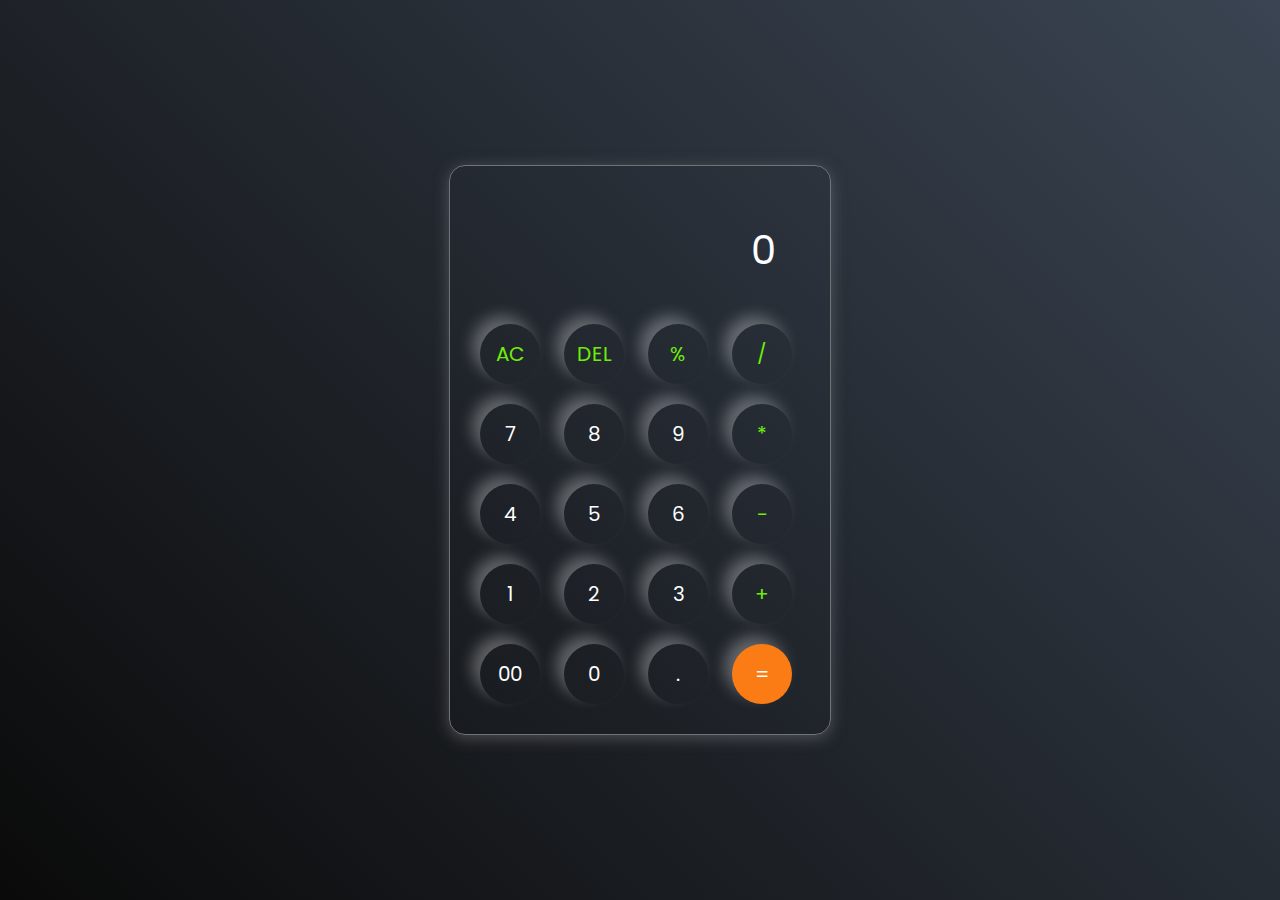
<file: Calculator/index.html>
<!DOCTYPE html>
<html lang="en">
<head>
    <meta charset="UTF-8">
    <meta name="viewport" content="width=device-width, initial-scale=1.0">
    <title>Calculator</title>
    <link rel="preconnect" href="https://fonts.googleapis.com">
<link rel="preconnect" href="https://fonts.gstatic.com" crossorigin>
<link href="https://fonts.googleapis.com/css2?family=Poppins:wght@500&display=swap" rel="stylesheet">
    <link rel="stylesheet" href="style.css">
</head>
<body>
    <div class="calculator">
            <input type="text" placeholder="0" id="inputBox">
        <div>
            <button class="opearator">AC</button>
            <button class="opearator">DEL</button>
            <button class="opearator">%</button>
            <button class="opearator">/</button>
        </div> 
        <div>
           <button>7</button>
           <button>8</button>
           <button>9</button>
           <button class="opearator">*</button>
        </div> 
        <div>
            <button>4</button>
            <button>5</button>
            <button>6</button>
            <button class="opearator">-</button>
        </div>
        <div>
           <button>1</button>
           <button>2</button>
           <button>3</button>
           <button class="opearator">+</button>
        </div> 
        <div>
            <button>00</button>
            <button>0</button>
            <button>.</button>
            <button class="equal">=</button>
        </div>
    </div>
    
    <script src="script.js"></script>
</body>
</html>
</file>
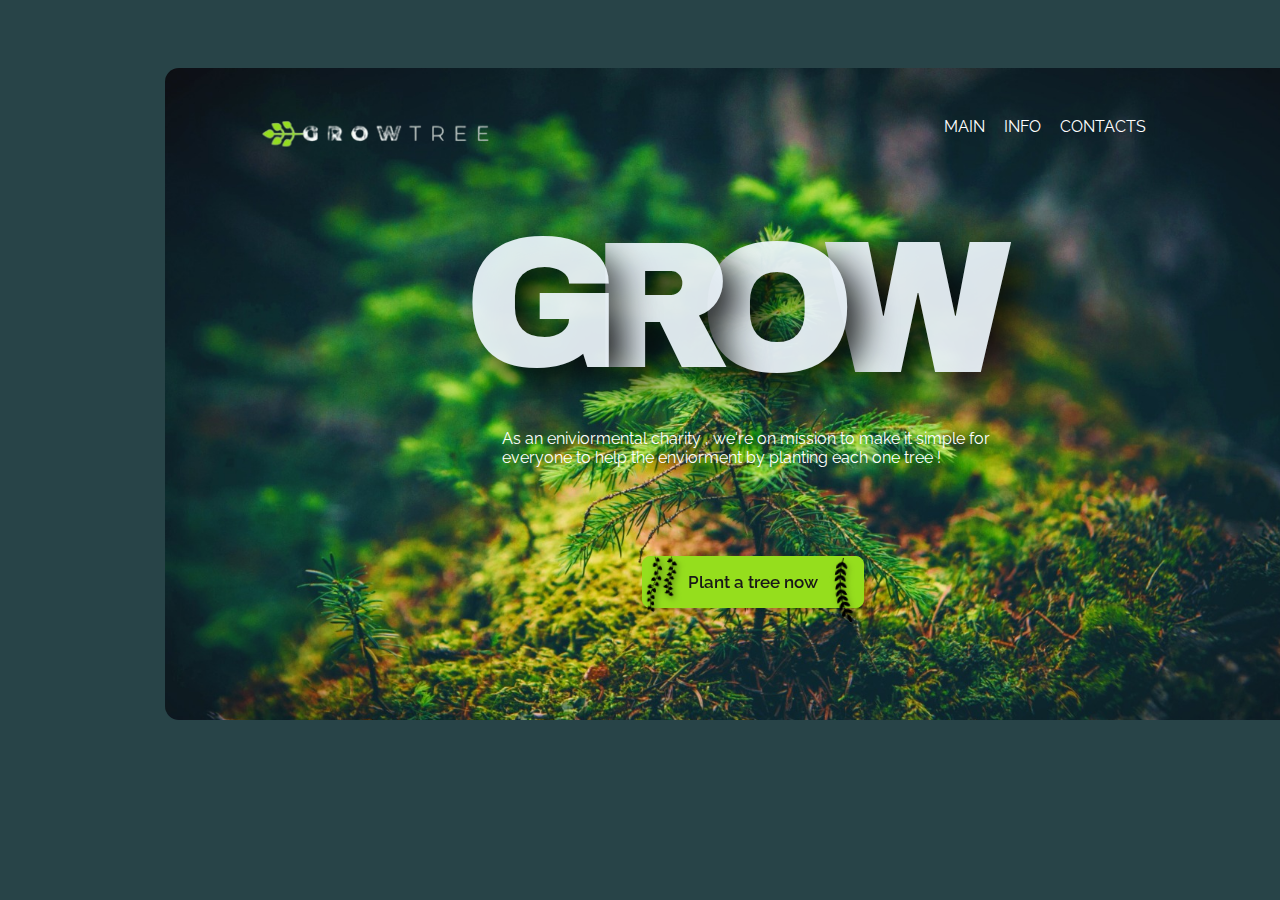
<file: LandingPage/LandingPage.html>
<!DOCTYPE html>
<html lang="en">
<head>
    <meta charset="UTF-8">
    <meta name="viewport" content="width=device-width, initial-scale=1.0">
    <title>Grow.com</title>
    <link rel="stylesheet" href="LandingPage.css">
    <link rel="stylesheet" href="https://cdnjs.cloudflare.com/ajax/libs/font-awesome/6.4.2/css/all.min.css" integrity="sha512-z3gLpd7yknf1YoNbCzqRKc4qyor8gaKU1qmn+CShxbuBusANI9QpRohGBreCFkKxLhei6S9CQXFEbbKuqLg0DA==" crossorigin="anonymous" referrerpolicy="no-referrer" />
</head>
<body>
  
<div class="logo">
</div>
<div class="navbar">
    <ul>
    <li><a href="#">MAIN</a></li>
    <li><a href="#">INFO</a></li>
    <li><a href="#">CONTACTS</a></li>
    </ul>
</div>

<div class="container"></div>
    <div class="g">G
    </div>
    <div class="r">
            R
    </div>
    <div class="o">
        O
    </div>
    <div class="w">
        W
    </div>
    <div class="phrase">
        <p>
       As an eniviormental charity , we're on mission to make it simple for everyone to   help the enviorment by planting each one tree !
       </p>
    </div>
    <button>Plant a tree now
        <div class="icon-1">
          <svg xmlns="http://www.w3.org/2000/svg" xml:space="preserve" version="1.1" style="shape-rendering:geometricPrecision; text-rendering:geometricPrecision; image-rendering:optimizeQuality; fill-rule:evenodd; clip-rule:evenodd" viewBox="0 0 26.3 65.33" xmlns:xlink="http://www.w3.org/1999/xlink"><defs></defs><g id="Layer_x0020_1"><metadata id="CorelCorpID_0Corel-Layer"></metadata><path class="fil0" d="M13.98 52.87c0.37,-0.8 0.6,-1.74 0.67,-2.74 1.01,1.1 2.23,2.68 1.24,3.87 -0.22,0.26 -0.41,0.61 -0.59,0.97 -2.95,5.89 3.44,10.87 2.98,0.78 0.29,0.23 0.73,0.82 1.03,1.18 0.33,0.4 0.7,0.77 1,1.15 0.29,0.64 -0.09,2.68 1.77,4.91 5.42,6.5 5.67,-2.38 0.47,-4.62 -0.41,-0.18 -0.95,-0.26 -1.28,-0.54 -0.5,-0.41 -1.23,-1.37 -1.66,-1.9 0.03,-0.43 -0.17,-0.13 0.11,-0.33 4.98,1.72 8.4,-1.04 2.38,-3.16 -1.98,-0.7 -2.9,-0.36 -4.72,0.16 -0.63,-0.58 -2.38,-3.82 -2.82,-4.76 1.21,0.56 1.72,1.17 3.47,1.3 6.5,0.5 2.31,-4.21 -2.07,-4.04 -1.12,0.04 -1.62,0.37 -2.49,0.62l-1.25 -3.11c0.03,-0.26 0.01,-0.18 0.1,-0.28 1.35,0.86 1.43,1 3.25,1.45 2.35,0.15 3.91,-0.15 1.75,-2.4 -1.22,-1.27 -2.43,-2.04 -4.22,-2.23l-2.08 0.13c-0.35,-0.58 -0.99,-2.59 -1.12,-3.3l-0.01 -0.01 -0 -0 -0 -0 -0 -0 -0 -0 -0 -0 -0 -0 -0 -0 -0 -0 -0 -0 -0 -0 -0 -0 -0 -0 -0 -0 -0 -0 -0 -0c-0.24,-0.36 1.88,1.31 2.58,1.57 1.32,0.49 2.6,0.33 3.82,0 -0.37,-1.08 -1.17,-2.31 -2.13,-3.11 -1.79,-1.51 -3.07,-1.41 -5.22,-1.38l-0.93 -4.07c0.41,-0.57 1.41,0.9 2.82,1.36 0.96,0.31 1.94,0.41 3,0.14 2,-0.52 -2.25,-4.4 -4.53,-4.71 -0.7,-0.1 -1.23,-0.04 -1.92,-0.03 -0.46,-0.82 -0.68,-3.61 -0.92,-4.74 0.8,0.88 1.15,1.54 2.25,2.23 0.8,0.5 1.58,0.78 2.57,0.85 2.54,0.18 -0.1,-3.47 -0.87,-4.24 -1.05,-1.05 -2.34,-1.59 -4.32,-1.78l-0.33 -3.49c0.83,0.67 1.15,1.48 2.3,2.16 1.07,0.63 2.02,0.89 3.58,0.79 0.15,-1.34 -1.07,-3.39 -2.03,-4.3 -1.05,-0.99 -2.08,-1.47 -3.91,-1.68l-0.07 -3.27 0.32 -0.65c0.44,0.88 1.4,1.74 2.24,2.22 0.69,0.39 2.4,1.1 3.44,0.67 0.31,-1.92 -1.84,-4.49 -3.5,-5.29 -0.81,-0.39 -1.61,-0.41 -2.18,-0.68 -0.12,-1.28 0.27,-3.23 0.37,-4.55l-0.89 0c-0.06,1.28 -0.35,3.12 -0.34,4.31 -0.44,0.45 -0.37,0.42 -0.96,0.64 -3.88,1.49 -4.86,6.38 -3.65,7.34 1.42,-0.31 3.69,-2.14 4.16,-3.66 0.23,0.5 0.1,2.36 0.05,3.05 -1.23,0.4 -2.19,1.05 -2.92,1.82 -1.17,1.24 -2.36,4.04 -1.42,5.69 1.52,0.09 4.07,-2.49 4.49,-4.07l0.29 3.18c-2.81,0.96 -5.01,3.68 -4.18,7.43 2.06,-0.09 3.78,-2.56 4.66,-4.15 0.23,1.45 0.67,3.06 0.74,4.52 -1.26,0.93 -2.37,1.8 -2.97,3.55 -0.48,1.4 -0.49,3.72 0.19,4.55 0.59,0.71 2.06,-1.17 2.42,-1.67 1,-1.35 0.81,-1.92 1.29,-2.46l0.7 3.44c-0.49,0.45 -0.94,0.55 -1.5,1.19 -1.93,2.23 -2.14,4.33 -1.01,6.92 0.72,0.09 2.04,-1.4 2.49,-2.06 0.65,-0.95 0.79,-1.68 1.14,-2.88l0.97 2.92c-0.2,0.55 -1.84,1.32 -2.6,3.62 -0.54,1.62 -0.37,3.86 0.67,4.93 0.58,-0.09 1.85,-1.61 2.2,-2.19 0.66,-1.09 0.66,-1.64 1,-2.93l1.32 3.18c-0.23,0.72 -1.63,1.72 -1.82,4.18 -0.17,2.16 1.11,6.88 3.13,2.46zm-4.09 -16.89l-0 -0 -0 -0 -0 -0 -0 -0 -0 -0 -0 -0 -0 -0 -0 -0 -0 -0 -0 -0 -0 -0 -0 -0 -0 -0 -0 -0 0.01 0.01z"></path></g></svg>
        </div>
        <div class="icon-2">
          <svg xmlns="http://www.w3.org/2000/svg" xml:space="preserve" version="1.1" style="shape-rendering:geometricPrecision; text-rendering:geometricPrecision; image-rendering:optimizeQuality; fill-rule:evenodd; clip-rule:evenodd" viewBox="0 0 11.67 37.63" xmlns:xlink="http://www.w3.org/1999/xlink"><defs></defs><g id="Layer_x0020_1"><metadata id="CorelCorpID_0Corel-Layer"></metadata><path class="fil0" d="M7.63 35.26c-0.02,0.13 0.01,0.05 -0.06,0.14 -0,0 -0.08,0.07 -0.11,0.1 -0.42,0.25 -0.55,0.94 -0.23,1.4 0.68,0.95 2.66,0.91 3.75,0.21 0.2,-0.13 0.47,-0.3 0.57,-0.49 0.09,-0.02 0.04,0.03 0.11,-0.07l-1.35 -1.24c-0.78,-0.78 -1.25,-1.9 -2.07,-0.62 -0.11,0.18 -0.06,0.16 -0.22,0.26 -0.4,-0.72 -0.95,-1.79 -1.26,-2.59 0.82,0.02 1.57,-0.12 2.16,-0.45 0.49,-0.27 1.15,-0.89 1.33,-1.4 0.1,-0.06 0.02,0.01 0.06,-0.1 -0.24,-0.16 -0.87,-0.37 -1.19,-0.52 -0.4,-0.19 -0.73,-0.39 -1.09,-0.62 -0.25,-0.16 -0.85,-0.6 -1.18,-0.3 -0.35,0.32 -0.32,0.83 -0.53,1.17 -0.71,-0.3 -0.55,-0.26 -0.84,-1.22 -0.15,-0.5 -0.31,-1.12 -0.41,-1.66l0.03 -0.13c0.56,0.23 1.28,0.37 1.99,0.28 0.56,-0.07 1.33,-0.42 1.62,-0.71l0.1 -0.1c-0.74,-0.68 -1.09,-1.2 -1.65,-1.99 -1.09,-1.52 -1.2,-0.28 -1.92,0.17 -0.26,-0.79 -0.73,0.2 -0.12,-2.76 0.06,-0.3 0.19,-0.7 0.2,-0.98 0.18,0.08 0.01,-0.01 0.11,0.08 0.05,0.05 0.07,0.07 0.1,0.12 0.94,1.17 3.63,0.82 4.21,0.01 0.13,-0.02 0.06,0.03 0.1,-0.1 -1.14,-0.81 -1.91,-2.89 -2.58,-2.67 -0.29,0.09 -0.78,0.63 -0.93,0.87 -0.54,-0.48 -0.36,-0.63 -0.38,-0.81 0.01,-0.01 0.03,-0.04 0.03,-0.03 0.01,0.02 0.36,-0.35 0.45,-0.6 0.13,-0.35 0.04,-0.65 -0.05,-0.95 0.06,-0.41 0.33,-1.33 0.28,-1.71 0.22,-0.05 0.19,0.05 0.45,0.17 0.47,0.23 1.17,0.33 1.7,0.32 0.62,-0 1.74,-0.39 1.94,-0.75 0.14,-0.02 0.05,0.06 0.13,-0.09 -1.05,-1.1 -0.7,-0.64 -1.62,-1.92 -0.58,-0.81 -0.9,-1.27 -1.9,0.12 -0.44,-0.5 -0.64,-0.69 -0.66,-1.24 0.02,-0.31 0.15,-0.36 0.08,-0.73 -0.04,-0.24 -0.14,-0.41 -0.29,-0.59l-0.47 -2.54c0.09,-0.14 -0.09,-0.1 0.2,-0.05 0.06,0.01 0.19,0.05 0.3,0.07 0.54,0.09 1.47,0.01 1.95,-0.15 0.57,-0.19 1.53,-0.8 1.68,-1.18 0.16,-0.07 0.05,0.02 0.15,-0.13 -0.12,-0.15 -0.95,-0.65 -1.15,-0.8 -1.43,-1.08 -2.21,-2.77 -3.16,-0.38 -0.2,-0.1 -0.75,-0.55 -0.83,-0.74 -0.15,-0.35 -0.21,-0.81 -0.37,-1.15l-0.1 -0.25c-0.03,-0.3 -0.44,-1.33 -0.57,-1.64 -0.2,-0.51 -0.47,-1.09 -0.64,-1.6l-0.55 0c0.14,0.42 0.36,0.84 0.53,1.28 0.12,0.3 0.19,0.35 0.06,0.66l-0.21 0.52c-0.01,0.01 -0.01,0.02 -0.02,0.03 -0.06,0.1 -0.03,0.05 -0.06,0.09 -1.44,-1.03 -1.66,-0.73 -2.07,0.46 -0.16,0.46 -0.3,0.93 -0.5,1.36l-0.64 1.28c0.06,0.07 -0,0.03 0.1,0.03 0.05,0.05 0.02,0.03 0.1,0.08l0.49 0.14c0.23,0.05 0.44,0.09 0.66,0.1 0.55,0.04 0.94,-0.06 1.35,-0.19 0.54,-0.18 1.09,-0.44 1.5,-0.82 0.15,-0.14 0.24,-0.3 0.4,-0.41l0.46 1.66c0.03,0.74 -0.09,0.6 0.27,1.21 0.01,0.01 0.01,0.02 0.02,0.03 0.01,0.01 0.01,0.02 0.02,0.04l0.07 0.11c-0.02,0.22 0.19,1.01 0.24,1.29 0.09,0.46 -0.21,0.79 -0.3,1.2 -0.55,-0.23 -1.25,-1.06 -1.66,-0.23 -0.12,0.25 -0.17,0.36 -0.26,0.62 -0.33,1.01 -0.63,1.61 -1.06,2.43l0.12 0.04 0.23 0.11c0.06,0.02 0.17,0.04 0.25,0.06 0.17,0.04 0.34,0.08 0.52,0.09 0.29,0.02 0.93,0.07 1.12,-0.13 0.42,0.01 1.24,-0.49 1.51,-0.71 0.01,0.01 0.03,0 0.04,0.02l0.09 0.06c-0.04,0.29 0.02,0.41 0.03,0.7l-0.05 1.41c-0.06,1.12 -0.29,1.06 -0.76,1.69 -0.08,-0.07 -0.03,-0.01 -0.11,-0.11 -0.03,-0.03 -0.06,-0.08 -0.09,-0.11 -0.2,-0.25 -0.38,-0.54 -0.7,-0.69 -0.7,-0.32 -1.52,1.73 -2.82,2.61 0.04,0.2 -0.01,0.06 0.1,0.11 0.25,0.3 1,0.67 1.5,0.78 0.35,0.08 0.71,0.08 1.09,0.05 0.25,-0.02 0.82,-0.16 0.92,-0.13 -0.16,0.69 -0.35,1.35 -0.52,2.03 -0.25,1 -0.03,0.77 -0.98,1.53 -0.3,-0.31 -0.33,-0.77 -0.77,-1.02 -0.42,-0.25 -0.91,0.35 -1.12,0.55 -0.33,0.32 -0.58,0.6 -0.97,0.89 -0.19,0.14 -0.34,0.26 -0.53,0.4 -0.14,0.11 -0.43,0.29 -0.53,0.4 0.1,0.15 -0.02,0.06 0.15,0.13 0.09,0.22 0.35,0.38 0.54,0.52 0.22,0.16 0.43,0.29 0.69,0.39 0.43,0.17 1.32,0.31 1.87,0.23l0.23 -0.05c0.01,-0 0.03,-0.02 0.04,-0.02 0.01,-0 0.02,-0.01 0.03,-0.02 0.32,0.05 0.52,-0.18 0.79,-0.24l-0.02 0.66c0,0.77 -0.24,0.75 0.16,1.51l0.04 0.07c0,0.01 0.01,0.03 0.02,0.04 -0.05,0.35 0.18,1.03 0.24,1.4 -0.23,0.18 -0.34,0.33 -0.51,0.41 -0.75,-1.17 -0.82,-1.52 -1.92,-0.43 -0.32,0.31 -0.59,0.57 -0.95,0.86 -0.23,0.19 -0.95,0.65 -1.05,0.81l0.13 0.1c0.88,1.15 3.14,1.5 4.1,0.82 0.47,-0.34 0.54,-0.56 0.52,-1.34l0.67 1.84c0.03,0.16 0.06,0.28 0.12,0.42 0.03,0.06 0.05,0.12 0.09,0.17 0.1,0.15 0.03,0.06 0.13,0.14 -0,0.29 0.14,0.22 0.06,0.56 -0.03,0.13 -0.14,0.43 -0.19,0.53 -1.94,-1.27 -1.57,-0.02 -2.28,1.76 -0.16,0.41 -0.37,0.77 -0.53,1.2 0.09,0.08 0.01,0.03 0.15,0.03 0.29,0.33 1.66,0.28 2.36,-0.01 0.48,-0.2 0.96,-0.46 1.3,-0.82 0.15,-0.16 0.16,-0.3 0.38,-0.33 0.14,0.08 0.17,0.19 0.27,0.36zm-3.62 -12.85c0.13,-0.01 0.31,-0.15 0.55,-0.19 -0.01,0.45 0.02,0.74 -0.34,0.45 -0.06,-0.05 -0.09,-0.06 -0.12,-0.09 -0.09,-0.1 -0.04,-0.01 -0.09,-0.17zm1.92 -12.29l-0.04 0.13c-0.07,-0.02 -0.17,-0.02 -0.21,-0.03 -0.27,-0.08 -0.09,0.04 -0.16,-0.16 0.12,-0.08 0.18,-0.23 0.34,-0.35l0.08 0.4zm1.33 3.05l-0.4 0.17c-0,-0.08 -0,-0.15 -0.02,-0.23 -0.02,-0.09 -0.03,-0.07 -0.05,-0.11l0.07 -0.16c0.21,0.11 0.28,0.16 0.4,0.32zm-1.54 6.48l0.16 -0.51c0.17,0.07 0.25,0.14 0.36,0.29l-0.52 0.22zm0.28 10.88l-0.09 -0.38 0.37 0.07c-0.02,0.1 -0.03,0.13 -0.09,0.19 -0.13,0.15 0.01,0.06 -0.19,0.12zm-1.05 -5.97c0.06,0.12 0.16,0.16 0.26,0.23 -0.09,0.14 -0.22,0.18 -0.37,0.21 -0,-0.02 -0.02,-0.27 -0.02,-0.27 0.04,-0.19 -0.06,-0.09 0.13,-0.16zm1.03 -8.01c-0.09,-0.02 -0.15,-0.02 -0.22,-0.07 -0.21,-0.13 -0.08,-0.02 -0.14,-0.18 0.15,-0.05 0.21,-0.15 0.45,-0.24l-0.08 0.48zm0.57 16.58l-0.45 -0c0.02,-0.18 0.12,-0.3 0.26,-0.42l0.18 0.42zm-1.45 -3.7l-0.19 -0.23c-0.06,-0.07 -0.1,-0.13 -0.17,-0.19 -0.24,-0.23 -0.29,-0.14 -0.36,-0.36l0.46 -0.19c0.07,0.14 0.25,0.78 0.26,0.97zm0.37 -23.67l-0.12 -0.57 0.54 0.21c-0.07,0.16 -0.27,0.31 -0.41,0.36zm-1.46 -3.02c-0.07,0.01 -0.19,-0.04 -0.3,-0.06 -0.04,-0.01 -0.14,-0.02 -0.18,-0.03 -0.15,-0.07 -0.06,0.04 -0.14,-0.13 0.11,-0.07 0.2,-0.27 0.37,-0.4 0.13,0.13 0.2,0.43 0.24,0.62z"></path></g></svg>
        </div>
        <div class="icon-3">
          <svg xmlns="http://www.w3.org/2000/svg" xml:space="preserve" version="1.1" style="shape-rendering:geometricPrecision; text-rendering:geometricPrecision; image-rendering:optimizeQuality; fill-rule:evenodd; clip-rule:evenodd" viewBox="0 0 25.29 76.92" xmlns:xlink="http://www.w3.org/1999/xlink"><defs></defs><g id="Layer_x0020_1"><metadata id="CorelCorpID_0Corel-Layer"></metadata><path class="fil0" d="M19.14 6.58c0.09,0.1 -0.02,0.03 0.17,0.15 0.04,0.03 0.19,0.09 0.27,0.13l0.16 0.02c0.12,0.14 0.02,0.06 0.22,0.18 0.63,0.37 1.81,0.52 2.51,0.53 0.42,-0.26 0.61,-1.58 0.55,-2.27 -0.11,-1.17 -1.02,-3.42 -2.17,-3.76 -0.84,-0.25 -1.19,0.02 -1.4,0.7 -0.03,0.1 -0.05,0.19 -0.09,0.28l-0.18 0.25c-0.18,-0.36 -0.77,-0.97 -1.2,-1.18 -0.64,-0.31 -0.36,-0.26 -0.84,-1.59l-0.75 0c0.2,0.63 0.44,1.27 0.61,1.92 0.17,0.64 0.47,1.46 0.58,2.05 -0.21,0.36 -0.43,0.5 -0.31,1.1 0.11,0.51 0.35,0.71 0.76,0.9 0.13,0.31 0.36,1.33 0.39,1.78 -0.68,0.24 -1.38,0.85 -1.62,1.43 -0.45,-0.47 -0.29,-1.59 -1.59,-1.22 -0.8,0.22 -1.09,0.8 -1.45,1.52 -0.58,1.18 -0.96,2.15 -0.6,3.58 0.04,0.17 0.13,0.4 0.19,0.55 0.11,0.29 0.09,0.34 0.35,0.44 1.74,-0.01 2.96,-0.82 4.13,-1.55 0.22,-0.13 0.65,-0.39 0.79,-0.62 0.74,-1.2 -0.74,-2.14 -1.7,-2.43 -0.01,-0.51 1.07,-0.87 1.7,-0.82 0.21,1.74 0.56,3.5 0.61,5.33 0.05,2.05 0.01,3.68 -0.08,5.71 -1.2,0.52 -0.99,0.65 -1.77,1.46 -0.39,-0.45 -0.22,-1.6 -1.59,-1.18 -0.79,0.24 -0.91,0.63 -1.42,1.55 -0.78,1.41 -0.95,2.66 -0.36,4.15 0.14,0.35 0.06,0.36 0.36,0.37 0.78,-0 1.47,-0.18 2.09,-0.43 0.51,-0.2 1.26,-0.76 1.69,-0.86 -0.18,0.3 -0.34,0.91 -0.48,1.25l-1.54 3.5c-1.75,0.08 -1.26,0.29 -2.27,0.59 0.1,-1.15 0.1,-1.69 -1.1,-1.78 -0.7,-0.05 -1.5,0.65 -1.91,0.96 -1.04,0.82 -1.93,1.81 -1.94,3.77 0.09,0.22 -0.03,0.09 0.18,0.11 0.24,0.36 1.4,0.49 1.94,0.58l0.19 -0.01 0.71 -0.01 0.08 -0.02 1.74 -0.17c0.25,0.04 0.03,-0.07 0.19,0.09l-2.62 4.74c-0.28,0.51 -0.56,1.2 -0.86,1.61 -0.44,-0.02 -0.69,-0.14 -1.18,-0.08 -0.38,0.04 -0.72,0.17 -1.08,0.22 0.1,-0.53 0.78,-1.5 -0.62,-1.96 -0.79,-0.26 -1.74,0.32 -2.33,0.6 -2.12,1.02 -2.81,3.28 -2.36,3.38 0.01,0.01 0.03,0.02 0.03,0.04l0.11 0.1c0.42,0.34 1.16,0.64 1.66,0.79 0.65,0.19 1.73,0.31 2.43,0.38 3,0.28 1.16,-2.8 1.09,-3.14 0.86,0.12 1.3,-0.05 1.81,0.56 -0.08,0.35 -0.53,1.2 -0.71,1.6 -0.74,1.61 -1.24,3.24 -1.73,4.96 -0.92,0.11 -1.11,0.44 -1.77,0.69 0.01,-1.08 0.1,-1.68 -1.14,-1.71 -0.55,-0.01 -0.8,0.17 -1.11,0.41 -1.43,1.08 -2.52,2.24 -2.53,4.15 -0,0.62 0.11,0.48 0.22,0.54 0.63,0.38 1.79,0.44 2.67,0.35 0.47,-0.05 0.97,-0.11 1.43,-0.2l0.98 -0.22c0.38,-0.08 0.14,-0.15 0.26,0.06 -0.08,0.78 -0.66,2.6 -0.56,3.29 -0.13,0.14 -0.07,0.08 -0.17,0.29 -0.06,0.13 -0.08,0.18 -0.12,0.33 -0.07,0.3 -0.02,0.6 -0.03,0.92 -0.09,0.94 -0.17,0.52 -0.78,0.94 -0.32,0.22 -0.57,0.55 -0.86,0.82 -0.29,-0.69 -0.22,-1.44 -1.39,-1.13 -0.93,0.25 -1.93,2.19 -2.03,3.16 -0.06,0.56 0.02,1.84 0.39,2.08 2,0.02 2.64,-0.6 4.08,-1.25l-0.01 0.28c-0.06,0.58 -0.22,2.09 -0.14,2.62 -0.44,0.37 -0.46,1.03 -0.12,1.49 -0.08,3.97 0.16,2.73 -0.77,3.57 -0.24,0.21 -0.37,0.4 -0.62,0.62 -0.36,-0.53 -0.09,-1.43 -1.37,-1.13 -0.98,0.23 -1.92,2.22 -2.06,3.14 -0.07,0.47 -0.07,1.79 0.41,2.09 0.86,0.04 1.94,-0.12 2.51,-0.52l0.16 -0.08c0.6,-0.17 1.39,-0.67 1.84,-0.94 0.12,0.18 0.04,0.07 0.14,0.1 -0.18,0.38 -0.31,0.07 -0.71,0.58 -0.67,0.86 0.33,1.72 0.89,2.31 0.6,0.64 1.71,1.63 2.94,1.88 0.38,-0.11 0.92,-1.2 1.04,-1.69 0.21,-0.86 0.15,-1.53 -0.05,-2.41 -0.22,-0.94 -0.24,-1.38 -1.01,-1.81 -0.93,-0.52 -1.19,0.28 -1.59,0.76 -0.21,-0.33 -0.33,-0.79 -0.58,-1.12 -0.48,-0.62 -0.48,-0.13 -0.5,-1.22 -0.02,-1.09 0.05,-2.25 0.01,-3.32 0.37,0.22 0.89,0.86 1.37,1.21 0.51,0.37 1.05,0.65 1.76,0.82 0.32,-0.02 0.92,-1.21 1.04,-1.68 0.22,-0.87 0.15,-1.53 -0.04,-2.41 -0.19,-0.86 -0.3,-1.41 -0.96,-1.79 -1.06,-0.6 -1.26,0.38 -1.71,0.74 -0.22,-0.8 -0.65,-1.34 -1.19,-1.71l0.5 -4.35 0.38 0.28c0.23,0.25 0.6,0.67 0.87,0.82 0.07,0.1 0.05,0.1 0.19,0.21 0.18,0.23 0.66,0.57 0.92,0.6 0.1,0.13 -0.01,0.03 0.16,0.16 0.08,0.06 0.1,0.07 0.18,0.11 0.14,0.07 0.26,0.1 0.44,0.15l0.45 0.17c0.35,0.08 0.75,-0.74 0.91,-1.05 0.21,-0.4 0.41,-1.07 0.43,-1.57 -0,-0.28 0.04,-0.67 -0.1,-0.85l0.03 -0.17c-0,-0.04 -0.01,-0.13 -0.01,-0.15 -0.05,-0.13 -0.03,-0.1 -0.09,-0.17 0.06,-0.51 -0.25,-1.75 -0.94,-2.22 -1.11,-0.74 -1.37,0.09 -1.86,0.69l-0.12 -0.2c-0.28,-0.56 -0.41,-1.06 -1,-1.45 0.04,-1.21 1.29,-5.03 1.31,-5.65 0.07,0.06 0.05,0.04 0.12,0.13 0.63,0.83 0.41,0.6 1.22,1.38 0.76,0.74 1.67,1.73 2.95,1.92 0.28,0.13 0.55,-0.41 0.69,-0.64 0.21,-0.34 0.36,-0.64 0.47,-1.02 0.36,-1.24 0.14,-3.92 -1.03,-4.6 -1.23,-0.72 -1.67,0.89 -1.75,0.72 -0.01,-0.01 -0.03,0.02 -0.04,0.03 -0.19,-0.33 -0.3,-0.68 -0.49,-1 -0.22,-0.38 -0.47,-0.51 -0.68,-0.79 0.39,-1.04 1.05,-2.29 1.59,-3.3 0.57,-1.06 1.2,-2.15 1.7,-3.17 1.43,-0.02 1.51,0.55 1.8,0.6 -0.1,0.19 -0.02,0.07 -0.16,0.2 -0.01,0.01 -0.21,0.13 -0.23,0.15 -0.8,0.47 -1.8,0.96 -1.37,2.09 0.14,0.37 0.42,0.53 0.75,0.73 1.23,0.73 2.46,1.53 4.32,1.53 0.28,-0.08 0.25,-0.15 0.35,-0.44 0.22,-0.63 0.33,-1.22 0.26,-1.93 -0.11,-1.05 -1.06,-3.33 -2.21,-3.65 -1.31,-0.37 -1.17,0.6 -1.56,1.21l-0.2 -0.19c-0.84,-0.96 -0.61,-0.56 -1.27,-1.09 0.16,-0.47 0.7,-1.32 0.98,-1.82 1.05,-1.91 1.94,-3.59 2.84,-5.61 0.73,0.01 1.23,0.31 1.57,0.68 -0.26,0.25 -1.37,0.7 -1.67,1.19 -0.51,0.8 -0.07,1.45 0.63,1.87 1.15,0.7 2.56,1.58 4.34,1.55 0.33,-0.09 0.46,-0.67 0.52,-0.98 0.28,-1.4 -0.01,-2.34 -0.66,-3.5 -0.49,-0.87 -0.67,-1.3 -1.44,-1.54 -1.15,-0.36 -1.27,0.44 -1.56,1.23 -0.65,-0.55 0.03,-0.23 -1.38,-1.25 0.22,-0.6 1.08,-2.59 1.06,-3.14 0.38,-0.35 0.52,-0.78 0.43,-1.4 0.22,-0.75 0.67,-4.16 0.53,-5 0.32,0.09 0.75,0.4 1.06,0.57 0.35,0.2 0.71,0.39 1.06,0.57 0.73,0.38 1.61,0.62 2.65,0.61 0.58,-0.21 0.64,-1.82 0.61,-2.32 -0.04,-0.79 -0.45,-1.64 -0.77,-2.19 -0.39,-0.68 -0.64,-1.3 -1.45,-1.52 -1.33,-0.36 -1.16,0.63 -1.55,1.24 -0.67,-0.66 -0.61,-0.87 -1.64,-1.37 -0.06,-2.55 -0.87,-5.97 -0.9,-6.74l0.15 -0.03 0.01 -0.03zm-14.34 62.71l-0.02 1.23c-0.17,-0.13 -0.38,-0.3 -0.62,-0.45 -0.2,-0.13 -0.4,-0.21 -0.59,-0.39 0.26,-0.28 0.65,-0.51 1.16,-0.55l0.07 0.15zm14.26 -66.46c-0.03,0.28 0.03,0.13 -0.15,0.29 -0.01,0.01 -0.24,0.12 -0.24,0.13 -0.22,0.12 -0.24,0.17 -0.54,0.21 0.01,-0.4 -0.17,-0.77 -0.25,-1.14 0.63,0.03 0.9,0.46 1.18,0.51zm-14.86 55.33c0.15,-0.05 0.34,-0.22 0.51,-0.31 0.29,-0.15 0.4,-0.14 0.78,-0.16 -0.03,0.41 -0.14,0.81 -0.08,1.19 -0.26,0.14 -0.08,0.13 -0.34,-0.03 -0.26,-0.16 -0.76,-0.47 -0.88,-0.69zm2.5 -3.73c0.16,-0.41 0.11,-0.97 0.32,-1.32 0.3,0.08 0.44,0.22 0.64,0.41 0.2,0.19 0.27,0.36 0.41,0.49 -0.16,0.21 0.06,0.08 -0.33,0.21 -0.1,0.03 -0.26,0.05 -0.36,0.08 -0.23,0.05 -0.43,0.12 -0.68,0.14zm0.14 8.74l-1.08 0.27c-0.09,-0.08 -0.07,0.14 -0.08,-0.17l0.07 -1.1c0.51,0.12 0.97,0.57 1.09,1.01zm-0.43 8.78c-0.17,0.02 -0.31,0.07 -0.44,0.1 -0.01,0 -0.23,0.03 -0.24,0.03 -0.22,-0.04 0,0.16 -0.14,-0.1l-0.01 -0.9c0.37,0.15 0.68,0.48 0.83,0.88zm7.48 -41.68c0.31,-0.02 0.51,-0.13 0.93,-0.12 0.35,0 0.54,0.09 0.82,0.17 -0.11,0.53 -0.59,0.91 -0.64,1.43 -0.25,-0.04 -0.12,0.01 -0.27,-0.15l-0.84 -1.31zm4.93 -8.23c-0.27,-0 -0.43,-0.17 -0.68,-0.32 -0.41,-0.23 -0.51,-0.16 -0.64,-0.47 0.15,-0.04 0.4,-0.31 0.62,-0.42 0.29,-0.15 0.49,-0.18 0.85,-0.23 0.05,0.51 -0.12,0.95 -0.14,1.43zm-12.94 26.21c0.63,-0.04 0.61,-0.21 1.47,-0.11l-0.33 1.55c-0.33,-0.14 -0.22,-0.21 -0.62,-0.71 -0.32,-0.39 -0.42,-0.39 -0.52,-0.74zm15.47 -33.38c-0.15,0.29 -0.36,0.33 -0.67,0.51 -0.26,0.15 -0.4,0.29 -0.69,0.42 -0.01,-0.23 0.02,-0.53 -0.08,-0.67l0.03 -0.86c0.33,0.01 0.6,0.1 0.83,0.21 0.22,0.11 0.42,0.34 0.58,0.38zm-12.41 30.37c0.14,-0.37 0.45,-1.36 0.68,-1.6 0.66,0.19 1.09,0.56 1.31,1.14 -0.34,0.04 -0.75,0.16 -1.08,0.25 -0.9,0.24 -0.77,0.49 -0.91,0.21z"></path></g></svg>
        </div>
    </button>
    <div class="icones">
        <div class="linkedin">
          <a href="#">
          <i class="fa-brands fa-linkedin-in fa-2xl" style="color: #f0f8ffc1;"></i>
         </a>
        </div>
        <div class="instagram">
          <a href="#">
          <i class="fa-brands fa-instagram fa-2xl" style="color: #f0f8ffc1;"></i>
          </a>
        </div>
        <div class="youtube">
          <a href="#">
          <i class="fa-brands fa-youtube fa-2xl" style="color: #f0f8ffc1;"></i>
          </a>
        </div>
    </div>
</body>
</html>
</file>
<file: Calculator/style.css>
*{
    margin: 0;
    padding: 0;
    font-family: Poppins;
    box-sizing: border-box;
}
body{
    width: 100%;
    height: 100vh;
    display:flex;
    justify-content: center;
    align-items: center;
    background: linear-gradient(45deg,#0a0a0a,#3a4452);
}
.calculator{
    border: 1px solid #717377;
    padding: 20px;
    border-radius: 16px;
    background: transparent;
    box-shadow: 0px 3px 15px rgba(113,115,119,0.6);
}
input{
    width: 320px;
    border: none;
    padding: 24px;
    margin: 10px;
    color: #ffffff;
    background: transparent;
    box-shadow: 0px 3px 15px rgbs(84, 84, 84,0.1);
    font-size: 40px;
    text-align: right;
    cursor: pointer;
}
input::placeholder{
    color: #ffffff;
}
button{
    border: none;
    width: 60px;
    height: 60px;
    margin: 10px;
    border-radius: 50%;
    background: transparent;
    color: #ffffff;
    font-size: 20px;
    box-shadow: -8px -8px 15px rgba(255,255,255,0.3);
    cursor: pointer;
}
.equal{
    background-color: #fb7c14;
}
.opearator{
    color: #6dee0a;
}
</file>
<file: LandingPage/LandingPage.css>
@import url('https://fonts.googleapis.com/css2?family=Archivo+Black&family=Ballet:opsz@16..72&family=Borel&family=Pacifico&family=Playfair+Display:ital@1&display=swap');
  @import url('https://fonts.googleapis.com/css2?family=Archivo+Black&family=Ballet:opsz@16..72&family=Borel&family=Pacifico&family=Playfair+Display:ital@1&family=Raleway:ital,wght@1,600&display=swap');
  @import url('https://fonts.googleapis.com/css2?family=Archivo+Black&family=Ballet:opsz@16..72&family=Borel&family=Kanit:wght@300&family=Pacifico&family=Playfair+Display:ital@1&family=Raleway:ital,wght@1,600&display=swap');
  @import url('https://fonts.googleapis.com/css2?family=Archivo+Black&family=Ballet:opsz@16..72&family=Borel&family=Kanit:wght@300&family=Pacifico&family=Playfair+Display:ital@1&family=Preahvihear&family=Raleway:ital,wght@1,600&display=swap');
  body{
    background-color: rgba(40,68,72,255);
}
*{
    margin: 0;
    padding: 0;
    box-sizing: border-box;
    user-select: none;
}
.container{
    height: 652px;
    width: 1192px;
    position: absolute;
    background-color: azure;
    margin-top: 68px;
    margin-left: 165px;
    border-radius: 14px;
    background-image: url(Landing\ page\ photo.jpg);
    background-size: cover;
}
.logo{
  height: 80px;
  position: absolute;
  margin-top: 67px;
  margin-left: 209px;
  width: 338px;
  background-image: url(Landing_page_logo-removebg-preview.png);
  background-size: cover;
  z-index: 3;
}
.navbar{
    position: absolute;
    display: flex;
    align-items: center;
    justify-content: space-between;
    padding-top: 117px;
    padding-left: 944px;
    padding-right: 0px;
    font-size: 1.0rem;
    z-index: 4;
}
.navbar ul li{
    list-style-type: none;
    display: inline-block;
    padding-right: 15px;
}
.navbar ul li a {
    text-decoration: none;
    color: #FFFFFF;
    font-family: 'Archivo Black', sans-serif;
    font-family: 'Ballet', cursive;
    font-family: 'Borel', cursive;
    font-family: 'Kanit', sans-serif;
    font-family: 'Pacifico', cursive;
    font-family: 'Playfair Display', serif;
    font-family: 'Preahvihear', sans-serif;
    font-family: 'Raleway', sans-serif;
}
.navbar ul li :hover {
    color: #39d9b4;
    transition: .3s;
}

.g{
    color: #f0f8ffe9;
    position: absolute;
    height: 188px;
    width: 188px;
    margin-top: 210px;
    margin-left: 448px;
    font-size: 188px;
    font-family: 'Archivo Black', sans-serif;
    display: flex;
    justify-content: center;
    align-items: center;
    filter: drop-shadow(14px 14px 17px rgb(4, 4, 5));
    z-index: 4;

}
.r{
    color: rgba(240, 248, 255, 0.914);
    position: absolute;
    height: 188px;
    width: 188px;
    margin-top: 213px;
    margin-left: 568px;
    font-size: 180px;
    font-family: 'Archivo Black', sans-serif;
    display: flex;
    justify-content: center;
    align-items: center;
    filter: drop-shadow(14px 14px 17px rgb(4, 4, 5));
    z-index: 3;
}
.o{
    color: rgba(240, 248, 255, 0.914);
    position: absolute;
    height: 188px;
    width: 188px;
    margin-top: 215px;
    margin-left: 683px;
    font-size: 188px;
    font-family: 'Archivo Black', sans-serif;
    display: flex;
    justify-content: center;
    align-items: center;
    filter: drop-shadow(14px 14px 17px rgb(4, 4, 5));
    z-index: 2;
}
.w{
    color: rgba(240, 248, 255, 0.914);
    position: absolute;
    height: 188px;
    width: 188px;
    margin-top: 215px;
    margin-left: 824px;
    font-size: 188px;
    font-family: 'Archivo Black', sans-serif;
    display: flex;
    justify-content: center;
    align-items: center;
    filter: drop-shadow(14px 14px 17px rgb(4, 4, 5));
}
.phrase{
    position: absolute;
    height: 40px;
    width: 500px;
    color: white;
    margin-top: 429px;
    margin-left: 502px;
    /* font-family: 'Archivo Black', sans-serif;
    font-family: 'Ballet', cursive;
    font-family: 'Borel', cursive;
    font-family: 'Pacifico', cursive;
    font-family: 'Playfair Display', serif; */
    font-family: 'Raleway', sans-serif;
}
button {
    position: relative;
    margin-top: 556px;
    margin-left: 642px;
    padding: 15px 45px;
    background:#95de1d ;
    font-size: 17px;
    font-weight: 500;
    color: #181818;
    border: 1px solid #95de1d;
    border-radius: 8px;
    filter: drop-shadow(2px 2px 3px rgba(0, 0, 0, .2));
    font-family: 'Archivo Black', sans-serif;
    /* font-family: 'Ballet', cursive;
    font-family: 'Borel', cursive;
    font-family: 'Kanit', sans-serif;
    font-family: 'Pacifico', cursive;
    font-family: 'Playfair Display', serif; */
    font-family: 'Raleway', sans-serif;
    font-weight: 600;
}
  
button:hover {
    border: 1px solid #000000;
    background: linear-gradient(85deg,#95de1d, #9ae029, #99d931, #87d30c , #9ad639);
    animation: wind 2s ease-in-out infinite;
}
  
@keyframes wind {
    0% {
      background-position: 0% 50%;
    }
  
    0% {
      background-position: 50% 100%;
    }
  
    0% {
      background-position: 0% 50%;
    }
}
  
.icon-1 {
    position: absolute;
    top: 0;
    right: 0;
    width: 25px;
    transform-origin: 0 0;
    transform: rotate(10deg);
    transition: all .5s ease-in-out;
    filter: drop-shadow(2px 2px 3px rgba(0, 0, 0, .3));
}
  
button:hover .icon-1 {
    animation: slay-1 3s cubic-bezier(0.52, 0, 0.58, 1) infinite;
    transform: rotate(10deg);
}
  
@keyframes slay-1 {
    0% {
      transform: rotate(10deg);
    }
  
    50% {
      transform: rotate(-5deg);
    }
  
    100% {
      transform: rotate(10deg);
    }
}
  
.icon-2 {
    position: absolute;
    top: 0;
    left: 25px;
    width: 12px;
    transform-origin: 50% 0;
    transform: rotate(10deg);
    transition: all 1s ease-in-out;
    filter: drop-shadow(2px 2px 3px rgba(0, 0, 0, .5));
}
  
button:hover .icon-2 {
    animation: slay-2 3s cubic-bezier(0.52, 0, 0.58, 1) 1s infinite;
    transform: rotate(0);
}
  
@keyframes slay-2 {
    0% {
      transform: rotate(0deg);
    }
  
    50% {
      transform: rotate(15deg);
    }
  
    100% {
      transform: rotate(0);
    }
}
  
.icon-3 {
    position: absolute;
    top: 0;
    left: 0;
    width: 18px;
    transform-origin: 50% 0;
    transform: rotate(-5deg);
    transition: all 1s ease-in-out;
    filter: drop-shadow(2px 2px 3px rgba(0, 0, 0, .5));
}
  
button:hover .icon-3 {
    animation: slay-3 2s cubic-bezier(0.52, 0, 0.58, 1) 1s infinite;
    transform: rotate(0);
}
  
@keyframes slay-3 {
    0% {
      transform: rotate(0deg);
    }
  
    50% {
      transform: rotate(-5deg);
    }
  
    100% {
      transform: rotate(0);
    }
}
.linkedin{
    position: relative;
    margin-top: 42px;
    margin-left: 662px;
    cursor: pointer;
}
.instagram{
    position: relative;
    margin-top: -17px;
    margin-left: 736px;
    cursor: pointer;
}
.youtube{
    position: relative;
    margin-top: -20px;
    margin-left: 802px;
    cursor: pointer;
}
</file>
